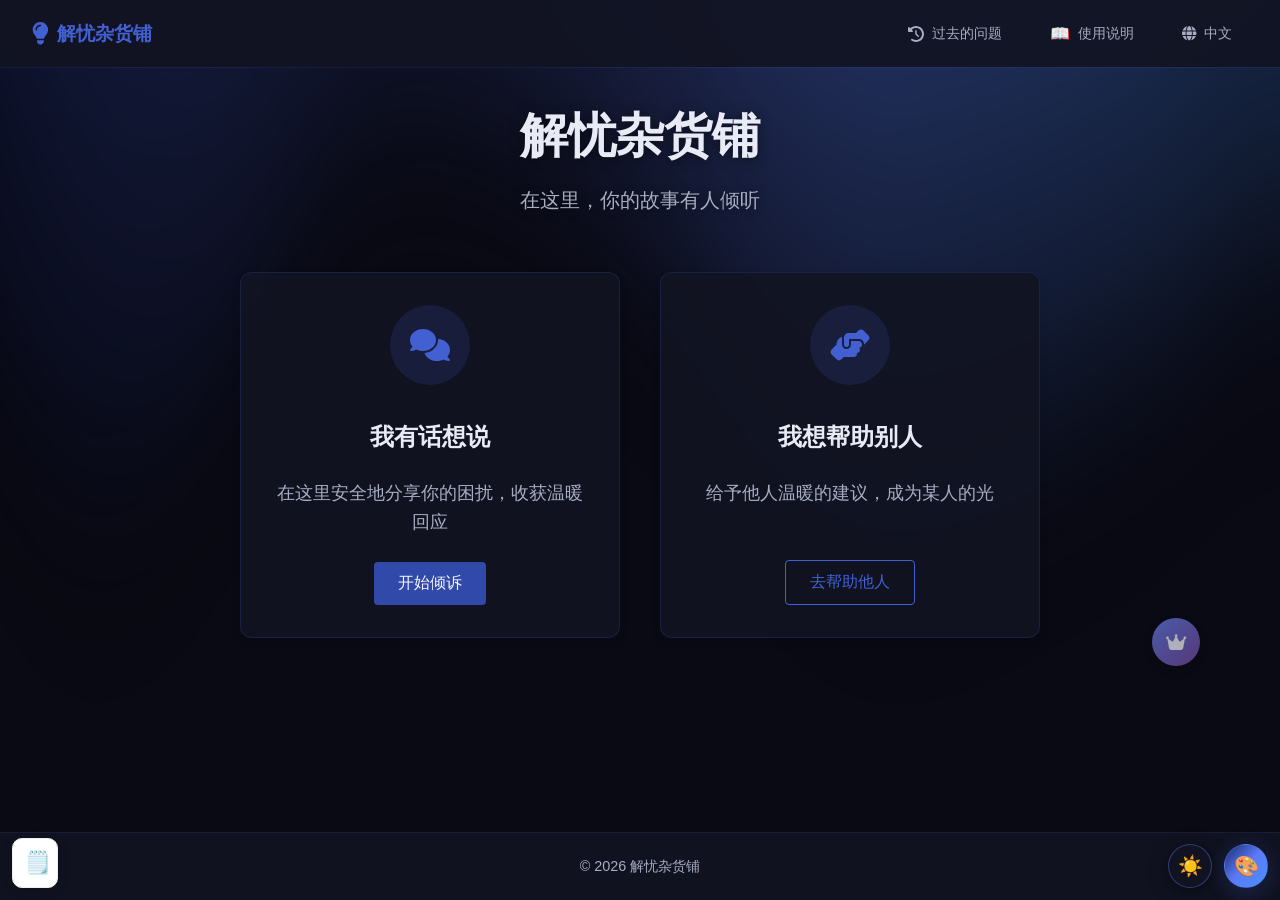
<file: index.html>
<!DOCTYPE html>
<html lang="en">
  <head>
    <meta charset="UTF-8" />
    <link rel="icon" type="image/svg+xml" href="/favicon.svg" />
    <link rel="icon" type="image/x-icon" href="/favicon.ico" />
    <link rel="apple-touch-icon" href="/apple-touch-icon.png" />
    <meta name="viewport" content="width=device-width, initial-scale=1.0" />
    <title>Anon cafe</title>
    <script type="module" crossorigin src="/assets/main-071447a3.js"></script>
    <link rel="stylesheet" href="/assets/index-889a88e3.css">
  </head>
  <body>
    <div id="root"></div>
    
  </body>
</html>
</file>
<file: assets/index-889a88e3.css>
.header{background-color:var(--bg-surface);backdrop-filter:blur(12px);-webkit-backdrop-filter:blur(12px);box-shadow:0 1px 0 color-mix(in srgb,var(--primary-color) 15%,transparent);padding:1rem 0;position:fixed;top:0;left:0;right:0;z-index:1000}.header .container{max-width:1400px;width:100%;margin:0 auto;padding:0 2rem;display:flex;justify-content:space-between;align-items:center;gap:1rem;min-width:0;box-sizing:border-box}.header .container>*,.header .nav-actions>*{min-width:0}.header .nav-actions{margin-right:0}.logo{display:flex;align-items:center;text-decoration:none;color:var(--primary-color, #5B7BFA);font-size:1.2rem;font-weight:600}.logo a{display:flex;align-items:center;text-decoration:none;color:inherit}.logo-icon{margin-right:.5rem;font-size:1.4rem}.nav-actions{display:flex;align-items:center;gap:1rem}.nav-link,.history-link{display:flex;align-items:center;text-decoration:none;color:var(--text-secondary);font-size:.9rem;font-weight:400;padding:.5rem 1rem;border-radius:4px;transition:all .2s;background:none;border:none;cursor:pointer;gap:.5rem}.nav-link:hover,.history-link:hover{background-color:color-mix(in srgb,var(--primary-color) 14%,transparent);color:var(--primary-color)}.nav-link svg,.history-link svg{margin-right:0;font-size:1rem}.nav-link span,.history-link span{font-size:.9rem;font-weight:400;color:inherit}.language-selector{position:relative;z-index:100}.language-button{display:flex;align-items:center;gap:.5rem;padding:.5rem 1rem;border-radius:4px;cursor:pointer;font-size:.9rem;font-weight:400;color:var(--text-secondary);transition:all .2s;user-select:none;background:none;border:none}.language-button:hover{background-color:color-mix(in srgb,var(--primary-color) 14%,transparent);color:var(--primary-color)}.language-button span{font-size:.9rem;font-weight:400;color:inherit}.language-dropdown{position:absolute;top:100%;right:0;background-color:var(--bg-surface);border-radius:4px;box-shadow:0 2px 8px #0000001a;padding:.5rem 0;min-width:120px;opacity:0;visibility:hidden;transform:translateY(-10px);transition:all .2s}.language-selector:hover .language-dropdown{opacity:1;visibility:visible;transform:translateY(0)}.language-option{padding:.5rem 1rem;cursor:pointer;font-size:.9rem;font-weight:400;color:var(--text-secondary);transition:all .2s;display:flex;align-items:center}.language-option:hover{background-color:color-mix(in srgb,var(--primary-color) 14%,transparent);color:var(--primary-color)}.language-option.active{color:var(--primary-color);font-weight:500;background-color:color-mix(in srgb,var(--primary-color) 18%,transparent)}.instruction-button{display:flex;align-items:center;gap:.5rem;padding:.5rem 1rem;border-radius:4px;cursor:pointer;font-size:.9rem;font-weight:400;color:var(--text-secondary);transition:all .2s;background:none;border:none;text-decoration:none}.instruction-button:hover{background-color:color-mix(in srgb,var(--primary-color) 14%,transparent);color:var(--primary-color)}.instruction-button span[role=img]{font-size:1rem;margin-right:0}@media (max-width: 768px){.header .container{padding:0 1rem}.nav-actions{gap:.5rem;min-width:0;flex-wrap:nowrap}.nav-link span,.history-link span,.language-button span,.instruction-button span{display:none}.nav-link,.history-link,.language-button,.instruction-button{padding:.5rem;min-width:44px;min-height:44px;justify-content:center}.language-dropdown{right:0;left:auto;max-width:calc(100vw - 2rem)}}@media (max-width: 480px){.header .container{padding:0 .75rem;gap:.5rem}.logo{font-size:1rem;overflow:hidden;text-overflow:ellipsis;white-space:nowrap}.logo-icon{margin-right:.35rem;font-size:1.2rem}}.footer-links{display:flex;justify-content:center;flex-wrap:wrap;margin-bottom:1rem;gap:1.5rem}.footer-links a{color:var(--text-secondary);text-decoration:none;font-size:.875rem;transition:color .2s ease}.footer-links a:hover{color:var(--primary-color);text-decoration:underline}.copyright{font-size:.75rem;color:var(--text-muted)}@media (max-width: 576px){.footer-links{flex-direction:column;gap:.75rem}}.layout{display:flex;flex-direction:column;min-height:100vh}.main-content{flex:1;padding-top:64px;transition:opacity .3s ease-out}.footer{padding:1.5rem 0;background-color:#121422eb;backdrop-filter:blur(12px);-webkit-backdrop-filter:blur(12px);border-top:1px solid color-mix(in srgb,var(--primary-color) 15%,transparent);text-align:center;font-size:.9rem;color:var(--text-secondary);transition:opacity .3s ease-out,background-color .3s ease}html[data-theme-mode=light] .footer,:root[data-theme-mode=light] .footer{background-color:#ffffffd9!important}.footer .container{max-width:1200px;margin:0 auto;padding:0 1rem}.layout.language-changing .main-content,.layout.language-changing .footer{opacity:.5}@media (max-width: 768px){.main-content{padding-top:56px;padding-bottom:80px}}.sr-only{position:absolute;width:1px;height:1px;padding:0;margin:-1px;overflow:hidden;clip:rect(0,0,0,0);white-space:nowrap;border:0}.admin-unread-row>td{background-color:#5b7bfa14!important;font-weight:500}.admin-unread-row:hover>td{background-color:#5b7bfa24!important}.admin-posts-grid{display:flex;flex-direction:column;gap:14px}.admin-post-card{position:relative;background:#ffffff;border:1px solid #e8e8e8;border-radius:10px;padding:18px 20px 16px;box-shadow:0 1px 3px #0000000a;transition:box-shadow .15s ease,transform .15s ease}.admin-post-card:hover{box-shadow:0 4px 12px #00000014;transform:translateY(-1px)}.admin-post-card--unread{background:#f6f9ff;border-color:#c8d4ff}.admin-post-card--deleted{background:#fafafa;border-color:#e8e8e8;opacity:.78}.admin-post-card--deleted .admin-post-card__content{color:#6b7280;text-decoration:line-through;text-decoration-color:#0003}.admin-post-card__status{position:absolute;top:14px;right:16px;display:flex;align-items:center}.admin-post-card__content{font-size:16px;line-height:1.55;color:#1f2937;margin-bottom:14px;padding-right:140px;word-wrap:break-word;white-space:pre-wrap}.admin-post-card__meta{display:flex;gap:18px;font-size:13px;color:#6b7280;margin-bottom:14px;flex-wrap:wrap}.admin-post-card__meta-item{display:inline-flex;align-items:center;gap:5px}.admin-post-card__actions{display:flex;gap:8px;padding-top:12px;border-top:1px solid #f0f0f0}@media (max-width: 600px){.admin-post-card{padding:16px}.admin-post-card__content{padding-right:0;margin-top:28px}.admin-post-card__status{top:12px;right:12px}.admin-post-card__actions{flex-wrap:wrap}}:root{--primary: #5B7BFA;--primary-dark: #4360D3;--primary-light: #8A9FFC;--secondary: #FF6B6B;--secondary-dark: #E95252;--secondary-light: #FF9E9E;--white: #FFFFFF;--black: #000000;--gray-100: #F8F9FA;--gray-200: #E9ECEF;--gray-300: #DEE2E6;--gray-400: #CED4DA;--gray-500: #ADB5BD;--gray-600: #6C757D;--gray-700: #495057;--gray-800: #343A40;--gray-900: #212529;--shadow-sm: 0 1px 2px 0 rgba(0, 0, 0, .05);--shadow-md: 0 4px 6px -1px rgba(0, 0, 0, .1), 0 2px 4px -1px rgba(0, 0, 0, .06);--shadow-lg: 0 10px 15px -3px rgba(0, 0, 0, .1), 0 4px 6px -2px rgba(0, 0, 0, .05);--space-2: .5rem;--space-4: 1rem;--space-6: 1.5rem;--space-8: 2rem;--space-10: 2.5rem;--space-12: 3rem}@keyframes home-page-enter{0%{opacity:0;transform:translateY(12px);filter:blur(6px)}to{opacity:1;transform:translateY(0);filter:blur(0)}}#home-view{animation:home-page-enter .8s cubic-bezier(.22,1,.36,1) both}.hero{text-align:center;margin-bottom:0;padding-top:0;padding-bottom:var(--space-6);padding-left:var(--space-4);padding-right:var(--space-4)}.hero-title{font-size:2.25rem;font-weight:700;color:var(--text-primary, var(--text-primary));margin-bottom:var(--space-4);opacity:0;transform:translateY(20px);transition:opacity .5s ease,transform .5s ease;text-shadow:0 2px 12px rgba(0,0,0,.5)}.hero-title.visible{opacity:1;transform:translateY(0)}.hero-subtitle{font-size:1.25rem;color:var(--text-secondary, var(--text-secondary));max-width:700px;margin:0 auto;line-height:1.625;opacity:0;transform:translateY(20px);transition:opacity .5s ease,transform .5s ease;transition-delay:.2s;text-shadow:0 2px 8px rgba(0,0,0,.5)}.hero-subtitle.visible{opacity:1;transform:translateY(0)}.options-container{margin-top:0}.option-cards{display:grid;grid-template-columns:1fr;grid-gap:var(--space-8);margin-top:var(--space-8)}@media (min-width: 768px){.hero-title{font-size:3rem}.option-cards{grid-template-columns:1fr 1fr;grid-gap:var(--space-10)}}.option-card{display:flex;flex-direction:column;align-items:center;padding:var(--space-8);background-color:var(--bg-surface);backdrop-filter:blur(16px);-webkit-backdrop-filter:blur(16px);border-radius:.75rem;box-shadow:0 8px 32px #0006;text-decoration:none;transition:all .3s ease-in-out;border:1px solid color-mix(in srgb,var(--primary-color) 18%,transparent);text-align:center;opacity:0;transform:translateY(20px);transition:opacity .5s ease,transform .5s ease,box-shadow .3s ease,transform .3s ease}.option-card.visible{opacity:1;transform:translateY(0)}.option-card:hover{box-shadow:var(--shadow-lg);transform:translateY(-4px)}.option-icon{display:flex;align-items:center;justify-content:center;width:80px;height:80px;border-radius:50%;margin-bottom:var(--space-4);color:var(--text-on-primary, #ffffff);font-size:1.875rem}.option-card:nth-child(1) .option-icon{background-color:var(--secondary)}.option-card:nth-child(2) .option-icon{background-color:var(--primary)}.option-card h2{font-size:1.5rem;font-weight:700;color:var(--text-primary, var(--text-primary));margin-bottom:var(--space-2)}.option-card p{font-size:1.125rem;color:var(--text-secondary, var(--text-secondary));line-height:1.625;margin-bottom:1.5rem}.option-card .btn-primary{margin-top:auto}.btn-primary{display:inline-block;background-color:var(--primary-dark);color:var(--text-on-primary, #ffffff);padding:.5rem 1rem;border-radius:50px;font-weight:500;transition:all .3s ease}#home-view{padding-bottom:var(--space-12)}.landing-container{display:flex;flex-direction:column;align-items:center;padding:2rem;min-height:100vh;background-color:#f5f7fa}.landing-header{text-align:center;margin-bottom:3rem}.landing-header h1{font-size:2.5rem;margin-bottom:.5rem;color:#333}.landing-header p{font-size:1.2rem;color:#666}.options-container{display:flex;justify-content:center;gap:2rem;width:100%;max-width:1200px;margin-bottom:3rem;min-width:0;flex-wrap:wrap;box-sizing:border-box}.option-card{flex:1 1 280px;min-width:0;max-width:500px;text-align:center;padding:2rem;border-radius:12px;box-shadow:0 4px 12px #0000000d;box-sizing:border-box}.icon-container{display:flex;justify-content:center;align-items:center;width:80px;height:80px;margin:0 auto 1.5rem;background-color:#f0f5ff;border-radius:50%}.option-icon{font-size:2rem}.action-button{min-width:150px;height:40px;font-size:1rem}.action-button.outlined{border-color:var(--primary-color, #5B7BFA);color:var(--primary-color, #5B7BFA)}.footer{margin-top:auto;color:var(--text-secondary, #4b5563);font-size:.9rem}@media (max-width: 768px){.options-container{flex-direction:column;align-items:center}.option-card{width:100%}}.hero-title,.hero-subtitle,.option-card{opacity:0;transform:translateY(20px);transition:opacity .5s ease-out,transform .5s ease-out}.hero-title.visible,.hero-subtitle.visible,.option-card.visible{opacity:1;transform:translateY(0)}.hero-title,.hero-subtitle,.option-card h2,.option-card p,.btn-primary{transition:opacity .3s ease-out}[data-i18n-loading=true] .hero-title,[data-i18n-loading=true] .hero-subtitle,[data-i18n-loading=true] .option-card h2,[data-i18n-loading=true] .option-card p,[data-i18n-loading=true] .btn-primary{opacity:.5}.help-page-container{max-width:800px;margin:0 auto;padding:2rem 1rem}.help-header{margin-bottom:30px;text-align:center}.help-header h1{font-size:28px;margin-bottom:10px}.help-header p{color:#666;margin-bottom:20px}.action-buttons{display:flex;justify-content:space-between;margin:20px 0}.search-filter-container{display:flex;justify-content:space-between;align-items:center;margin-bottom:20px;flex-wrap:wrap}.search-box{width:300px;margin-bottom:10px}.filter-options{margin-bottom:10px}.tags-container{display:flex;flex-wrap:wrap;margin-bottom:20px;gap:10px}.tag{display:inline-block;padding:5px 12px;background-color:#f0f0f0;border-radius:16px;cursor:pointer;transition:all .3s}.tag:hover{background-color:#e0e0e0}.tag.active{background-color:#1890ff;color:#fff}.posts-container{display:flex;flex-direction:column;gap:16px}.post-card{border-radius:8px;transition:all .3s}.post-card:hover{box-shadow:0 4px 12px #0000001a}.post-link{color:inherit;text-decoration:none;display:block;min-height:44px;padding:12px}.post-link:focus-visible{outline:2px solid var(--primary-dark, #4360D3);outline-offset:2px;border-radius:8px}.post-content{display:flex;flex-direction:column}.post-text{font-size:16px;margin-bottom:12px;overflow:hidden;text-overflow:ellipsis;display:-webkit-box;-webkit-line-clamp:3;-webkit-box-orient:vertical}.post-meta{display:flex;justify-content:space-between;color:#888;font-size:14px;margin-bottom:8px}.post-tags{display:flex;flex-wrap:wrap;gap:8px;margin-bottom:12px}.post-tag{font-size:12px;padding:2px 8px;background-color:#f0f0f0;border-radius:12px}.post-stats{display:flex;gap:16px;color:#888}.loading-container,.error-container,.no-posts-container{text-align:center;padding:40px 0}.loading-spinner{border:4px solid #f3f3f3;border-top:4px solid #1890ff;border-radius:50%;width:30px;height:30px;animation:spin 1s linear infinite;margin:0 auto 20px}@keyframes spin{0%{transform:rotate(0)}to{transform:rotate(360deg)}}.pagination{margin-top:20px;text-align:center}@media (max-width: 768px){.search-filter-container{flex-direction:column;align-items:stretch}.search-box{width:100%;margin-bottom:15px}.filter-options{width:100%;overflow-x:auto}}.tag-selector{margin-bottom:1.5rem}.tag-label{display:block;margin-bottom:.5rem;font-weight:500;font-family:inherit}.common-tags{display:flex;flex-wrap:wrap;gap:.5rem;margin-bottom:1rem}.tag-chip{background-color:#f1f1f1;border:1px solid var(--primary, #5B7BFA);border-radius:16px;padding:.3rem .8rem;font-size:.9rem;font-family:inherit;cursor:pointer;transition:all .2s;color:var(--primary, #5B7BFA);background:#f5faff}.tag-chip.selected{background-color:var(--primary, #5B7BFA);color:var(--text-on-primary, #f5f7ff);border-color:var(--primary, #5B7BFA)}.tag-input-container{margin-bottom:.75rem}.tag-input{width:100%;padding:.6rem;border:1px solid color-mix(in srgb,var(--primary-color) 18%,transparent);border-radius:4px;font-family:inherit;transition:border-color .2s;box-sizing:border-box}.tag-input:focus{outline:none;border-color:var(--primary, #5B7BFA);box-shadow:0 0 0 2px #4285f426}.confession-textarea{width:100%;min-height:150px;padding:1rem;border:1px solid color-mix(in srgb,var(--primary-color) 18%,transparent);border-radius:4px;font-family:inherit;transition:border-color .2s;resize:vertical;box-sizing:border-box}.confession-textarea:focus{outline:none;border-color:var(--primary, #5B7BFA);box-shadow:0 0 0 2px #4285f426}.confession-textarea.error{border-color:#e53935}.error-message{color:#e53935;font-size:.9rem;margin-top:.3rem}.form-section{margin-top:2rem;margin-bottom:2rem}.form-section h3{font-size:1.2rem;margin-bottom:1rem;color:#333}.checkbox-group{margin-bottom:1rem}.checkbox-label{display:flex;align-items:center;cursor:pointer;min-height:44px;padding:4px 0;font-size:1rem}.checkbox-label input[type=checkbox]{width:20px;height:20px;margin-right:.6rem;flex-shrink:0;cursor:pointer}.email-input{width:100%;padding:.7rem;border:1px solid color-mix(in srgb,var(--primary-color) 18%,transparent);border-radius:4px;box-sizing:border-box}.email-input.error{border-color:#e53935}.form-actions{display:flex;justify-content:space-between;align-items:center;margin-top:2rem}.btn-primary{background-color:var(--primary-dark, #4360D3);color:var(--text-on-primary, #f5f7ff);border:none;border-radius:4px;padding:.7rem 1.5rem;cursor:pointer;font-weight:500;transition:background-color .2s}.btn-primary:hover{background-color:#34499f}.btn-primary:disabled{background-color:#a1c0fa;cursor:not-allowed}.btn-secondary{background-color:transparent;color:var(--primary-color, #5B7BFA);border:none;padding:.7rem 1.5rem;cursor:pointer;font-weight:500;font-size:1rem}.btn-secondary:hover{text-decoration:underline}.add-tags-label{font-family:inherit}.selected-tags{margin-top:.5rem}.tags-list{display:flex;flex-wrap:wrap;gap:.5rem}.tag{display:inline-flex;align-items:center;background-color:color-mix(in srgb,var(--primary-color) 18%,transparent);color:var(--primary-color);border-radius:16px;padding:.3rem .6rem;font-size:.9rem}.remove-tag{background:none;border:none;color:var(--primary-color);margin-left:.3rem;font-size:1.2rem;cursor:pointer;padding:0 .2rem}.confession-page{padding:2rem 1rem}.container{max-width:800px;margin:0 auto}.confession-title{font-size:2rem;color:#333;margin-bottom:0;text-align:center}.confession-subtitle{color:#666;margin-bottom:0;text-align:center}.confession-form{background-color:var(--bg-surface);border-radius:8px;padding:2rem;box-shadow:0 2px 10px #0000001a;width:100%;box-sizing:border-box}.form-group{margin-bottom:1.5rem;width:100%;box-sizing:border-box}.btn-primary-outline{background:var(--bg-surface);color:var(--primary, #5B7BFA);border:1.5px solid var(--primary, #5B7BFA);border-radius:4px;padding:.7rem 1.5rem;cursor:pointer;font-weight:500;transition:background .2s,color .2s,border-color .2s}.btn-primary-outline:hover{background:var(--primary, #5B7BFA);color:var(--text-on-primary, #f5f7ff);border-color:var(--primary, #5B7BFA)}.confession-main{display:flex;flex-direction:column;align-items:center;justify-content:flex-start;margin-top:0;padding-top:0;min-height:0}.privacy-warning-box{background-color:#fff3cd;border:2px solid #ffc107;border-radius:8px;padding:1.5rem;margin-bottom:2rem;display:flex;align-items:flex-start;gap:1rem;box-shadow:0 2px 8px #ffc10733}.warning-icon{font-size:2rem;line-height:1;flex-shrink:0}.warning-content{flex:1}.warning-title{color:#856404;font-size:1.1rem;font-weight:600;margin:0 0 .5rem}.warning-text{color:#664d03;font-size:.95rem;line-height:1.5;margin:0}._successView_149fz_2{max-width:900px;margin:0 auto;padding:2rem 1rem;text-align:center}._successHeader_149fz_9{margin-bottom:2.5rem}._successIcon_149fz_13{font-size:4rem;color:#4caf50;margin-bottom:1rem}._successTitle_149fz_19{font-size:2rem;font-weight:600;margin-bottom:.5rem;color:#333}._successSubtitle_149fz_26{font-size:1.1rem;color:#666;max-width:600px;margin:0 auto}._accessCodeContainer_149fz_33{background-color:#f5f7fa;border-radius:10px;padding:1.5rem;margin-bottom:2rem;box-shadow:0 4px 6px #0000000d}._accessCodeTitle_149fz_41{font-size:1.3rem;margin-bottom:1rem;color:#333}._accessCodeDisplay_149fz_47{background-color:var(--bg-surface);border-radius:8px;padding:1rem;display:flex;justify-content:center;align-items:center;margin:0 auto 1rem;max-width:300px;font-size:1.2rem;font-weight:600;letter-spacing:1px;box-shadow:0 2px 4px #0000000d}._copyCodeBtn_149fz_62{background:none;border:none;color:var(--primary-color);cursor:pointer;margin-left:10px;padding:5px;transition:color .2s}._copyCodeBtn_149fz_62:hover{color:#3a5a8c}._copied_149fz_76{color:#2e7d32}._copyStatus_149fz_80{margin:-.4rem 0 .8rem;color:#2e7d32;font-size:.9rem;font-weight:600}._accessCodeDesc_149fz_87{font-size:.9rem;color:#666;margin-bottom:1.5rem}._notebookTip_149fz_93{font-size:.9rem;color:var(--primary-color, #5B7BFA);margin:-.8rem auto 1.2rem;max-width:560px}._viewPostBtn_149fz_100{background-color:#1f4fbf;color:#fff;border:none;border-radius:4px;padding:.7rem 1.5rem;font-size:1rem;font-weight:600;display:inline-flex;align-items:center;cursor:pointer;transition:background-color .2s}._viewPostBtn_149fz_100:hover{background-color:#163d97}._viewPostBtn_149fz_100 svg{margin-right:.5rem}._sharePostBtn_149fz_122{background-color:var(--bg-surface);color:var(--primary-color);border:1.5px solid var(--primary-color);border-radius:4px;padding:.7rem 1.5rem;font-size:1rem;display:inline-flex;align-items:center;cursor:pointer;transition:background-color .2s,color .2s;margin-top:1.5rem}._sharePostBtn_149fz_122:hover{background-color:#f0f4f9;color:#3a5a8c}._successMessage_149fz_141{margin-bottom:2rem}._messageCard_149fz_145{background-color:var(--bg-surface);border-radius:10px;padding:1.5rem;margin:0 auto;max-width:700px;box-shadow:0 4px 6px #0000000d;text-align:left}._messageInfo_149fz_155{margin-bottom:1rem}._messageMeta_149fz_159{display:flex;justify-content:space-between;margin-bottom:1rem;font-size:.9rem;color:#666}._messageAuthor_149fz_167{display:flex;align-items:center;gap:.5rem}._messageAuthor_149fz_167 svg{color:#4caf50}._messageTime_149fz_177{font-style:italic}._messageContent_149fz_181{font-size:1rem;line-height:1.6;color:#333;margin-bottom:1.5rem}._messageTags_149fz_188{display:flex;flex-wrap:wrap;gap:.5rem}._tag_149fz_194{background-color:#edf2f7;color:var(--primary-color);border-radius:50px;padding:.3rem .8rem;font-size:.8rem}._successActions_149fz_202{margin-bottom:2rem}._actionButtons_149fz_206{display:flex;justify-content:center;gap:1rem;flex-wrap:wrap}._actionButtons_149fz_206 a{background-color:var(--primary-color, #5B7BFA);color:#fff;border:none;border-radius:4px;padding:.8rem 1.5rem;font-size:1rem;font-weight:500;text-decoration:none;display:flex;align-items:center;transition:background-color .2s}._actionButtons_149fz_206 a:hover{background-color:#3d63cc}._actionButtons_149fz_206 a svg{margin-right:.5rem}._successInfoBox_149fz_235{background-color:#f0f4f9;border-radius:8px;padding:1.5rem;margin:0 auto 2rem;max-width:700px;text-align:left}._tooltipHeader_149fz_244{display:flex;align-items:center;margin-bottom:1rem}._tooltipHeader_149fz_244 h3{display:flex;align-items:center;font-size:1.1rem;color:var(--primary-color);margin:0}._tooltipHeader_149fz_244 h3 svg{margin-right:.5rem}._successInfoBox_149fz_235 ul{list-style-type:disc;padding-left:1.5rem;color:#555;line-height:1.6;margin:0}._successInfoBox_149fz_235 li{margin-bottom:.5rem}._notebookNotice_149fz_275,._mentorNotice_149fz_276{display:flex;align-items:flex-start;gap:1rem;max-width:700px;margin:0 auto 1.25rem;padding:1.1rem 1.3rem;border-radius:12px;text-align:left;background-color:var(--bg-surface);border:1px solid color-mix(in srgb,var(--primary-color) 22%,transparent);box-shadow:0 4px 18px #00000014}._mentorNotice_149fz_276{border-color:color-mix(in srgb,#ff6b9d 28%,transparent);background:color-mix(in srgb,#ff6b9d 6%,var(--bg-surface))}._noticeIcon_149fz_295{flex-shrink:0;width:40px;height:40px;border-radius:10px;display:flex;align-items:center;justify-content:center;font-size:1.1rem;background:color-mix(in srgb,var(--primary-color) 18%,transparent);color:var(--primary-color)}._mentorNotice_149fz_276 ._noticeIcon_149fz_295{background:color-mix(in srgb,#ff6b9d 20%,transparent);color:#ff6b9d}._noticeBody_149fz_313{flex:1}._noticeBody_149fz_313 h4{margin:0 0 .35rem;font-size:1rem;font-weight:700;color:var(--text-primary)}._noticeBody_149fz_313 p{margin:0;font-size:.9rem;line-height:1.55;color:var(--text-secondary)}._mentorLink_149fz_331{display:inline-block;margin-top:.7rem;padding:.5rem 1rem;border-radius:8px;font-size:.85rem;font-weight:600;text-decoration:none;background:#ff6b9d;color:#fff;transition:transform .2s,box-shadow .2s}._mentorLink_149fz_331:hover{transform:translateY(-1px);box-shadow:0 6px 18px #ff6b9d4d}@media (max-width: 768px){._successIcon_149fz_13{font-size:3rem}._successTitle_149fz_19{font-size:1.8rem}._accessCodeDisplay_149fz_47{font-size:1rem}._tooltipHeader_149fz_244{flex-direction:column;align-items:flex-start;gap:.5rem}}._helpSuccessView_obc9r_2{max-width:900px;margin:0 auto;padding:2rem 1rem;text-align:center}._successHeader_obc9r_9{margin-bottom:2.5rem}._successIcon_obc9r_13{font-size:4rem;color:#4caf50;margin-bottom:1rem}._successTitle_obc9r_19{font-size:2rem;font-weight:600;margin-bottom:.5rem;color:#333}._successSubtitle_obc9r_26{font-size:1.1rem;color:#666;max-width:600px;margin:0 auto}._helperStatsContainer_obc9r_33{background-color:#f5f7fa;border-radius:10px;padding:1.5rem;margin-bottom:2rem;box-shadow:0 4px 6px #0000000d}._helperStatsContainer_obc9r_33 h2{font-size:1.5rem;margin-bottom:1.5rem;color:#333}._statsGrid_obc9r_47{display:grid;grid-template-columns:repeat(3,1fr);gap:1.5rem;margin-bottom:2rem}._statItem_obc9r_54{background-color:var(--bg-surface);border-radius:8px;padding:1.5rem 1rem;box-shadow:0 2px 4px #0000000d}._statNumber_obc9r_61{font-size:2.5rem;font-weight:700;color:#4a6fa5;margin-bottom:.5rem}._statLabel_obc9r_68{font-size:.9rem;color:#666}._successMessage_obc9r_73{font-size:1rem;line-height:1.8;color:#555;margin:0 auto;max-width:700px;text-align:left;padding:1rem}._successMessage_obc9r_73 p{margin-bottom:1rem}._successActions_obc9r_87{margin-top:2rem}._actionButtons_obc9r_91{display:flex;justify-content:center;gap:1rem;flex-wrap:wrap}._actionButtons_obc9r_91 a{background-color:#4a6fa5;color:#fff;border:none;border-radius:4px;padding:.8rem 1.5rem;font-size:1rem;font-weight:500;text-decoration:none;display:flex;align-items:center;transition:background-color .2s}._actionButtons_obc9r_91 a:hover{background-color:#3a5a8c}._actionButtons_obc9r_91 a svg{margin-right:.5rem}@media (max-width: 768px){._statsGrid_obc9r_47{grid-template-columns:1fr}._successIcon_obc9r_13{font-size:3rem}._successTitle_obc9r_19{font-size:1.8rem}._statNumber_obc9r_61{font-size:2rem}}.debug-menu{position:fixed;bottom:20px;right:20px;z-index:1000}.language-selector{display:flex;flex-wrap:wrap;gap:8px}.language-selector .ant-btn{min-width:100px}.translation-debug{margin-top:16px;border-top:1px solid var(--border-color);padding-top:16px}.translation-key{display:flex;justify-content:space-between;padding:4px 0}.translation-key:hover{background-color:var(--hover-bg)}@media (prefers-color-scheme: dark){:root{--border-color: #303030;--hover-bg: #1f1f1f}.debug-menu .ant-card{background-color:#141414}.debug-menu .ant-typography{color:#ffffffd9}.debug-menu .ant-divider{border-color:#303030}}@media (prefers-color-scheme: light){:root{--border-color: #f0f0f0;--hover-bg: #fafafa}}._topicDetailContainer_zjaq3_2{max-width:900px;margin:0 auto;padding:2rem 1rem}._navigationBar_zjaq3_8{margin-bottom:1.5rem}._backLink_zjaq3_12{display:inline-flex;align-items:center;color:#4a6fa5;text-decoration:none;font-size:1rem;transition:color .2s}._backLink_zjaq3_12:hover{color:#3a5a8c}._backLink_zjaq3_12 svg{margin-right:.5rem}._loadingContainer_zjaq3_29{text-align:center;padding:4rem 1rem}._spinner_zjaq3_34{display:inline-block;width:40px;height:40px;border:4px solid rgba(74,111,165,.2);border-radius:50%;border-top-color:#4a6fa5;animation:_spin_zjaq3_34 1s ease-in-out infinite;margin-bottom:1rem}@keyframes _spin_zjaq3_34{to{transform:rotate(360deg)}}._errorContainer_zjaq3_49{text-align:center;padding:4rem 1rem}._errorContainer_zjaq3_49 h2{margin-bottom:1rem;color:#e53e3e}._errorContainer_zjaq3_49 p{margin-bottom:2rem;color:#666}._returnHomeLink_zjaq3_64{display:inline-flex;align-items:center;background-color:#4a6fa5;color:#fff;text-decoration:none;padding:.8rem 1.5rem;border-radius:4px;transition:background-color .2s}._returnHomeLink_zjaq3_64:hover{background-color:#3a5a8c}._returnHomeLink_zjaq3_64 svg{margin-right:.5rem}._topicDetail_zjaq3_2{background-color:var(--bg-surface);border-radius:10px;box-shadow:0 4px 6px #0000000d;padding:2rem;margin-bottom:2rem}._topicHeader_zjaq3_91{display:flex;justify-content:space-between;margin-bottom:1.5rem}._topicMeta_zjaq3_97{display:flex;align-items:center;gap:1rem}._topicCategory_zjaq3_103{background-color:#4a6fa51a;color:#4a6fa5;padding:.3rem .8rem;border-radius:20px;font-size:.85rem;font-weight:500}._topicTime_zjaq3_112{color:#888;font-size:.85rem}._topicViews_zjaq3_117{display:flex;align-items:center;gap:.5rem;color:#888;font-size:.85rem}._topicTitle_zjaq3_125{font-size:1.5rem;margin-bottom:1.5rem;color:#333;line-height:1.4}._topicContent_zjaq3_132{color:#444;line-height:1.8;font-size:1rem;margin-bottom:1.5rem}._topicContent_zjaq3_132 p{margin-bottom:1rem}._topicFooter_zjaq3_143{display:flex;justify-content:space-between;align-items:center;padding-top:1.5rem;border-top:1px solid #eee}._topicTags_zjaq3_151{display:flex;flex-wrap:wrap;gap:.5rem}._topicTag_zjaq3_151{padding:.3rem .8rem;background-color:#f5f5f5;border-radius:20px;font-size:.8rem;color:#666}._topicActions_zjaq3_165{display:flex;gap:1rem}._topicAction_zjaq3_165{display:flex;align-items:center;gap:.5rem;color:#666;font-size:.9rem;cursor:pointer;background:none;border:none;transition:color .2s;padding:.3rem .5rem}._topicAction_zjaq3_165:hover{color:#4a6fa5}._repliesContainer_zjaq3_187{margin-bottom:2rem}._repliesHeader_zjaq3_191{display:flex;justify-content:space-between;align-items:center;margin-bottom:1.5rem;padding-bottom:.8rem;border-bottom:1px solid #eee}._repliesTitle_zjaq3_200{font-size:1.2rem;color:#333;font-weight:600;display:flex;align-items:center}._repliesCount_zjaq3_208{background-color:#4a6fa5;color:#fff;padding:.2rem .6rem;border-radius:20px;font-size:.8rem;margin-left:.8rem}._repliesSort_zjaq3_217{display:flex;gap:1rem}._sortOption_zjaq3_222{color:#888;font-size:.9rem;cursor:pointer;background:none;border:none;transition:color .2s;padding:.3rem .5rem}._sortOption_zjaq3_222._active_zjaq3_232{color:#4a6fa5;font-weight:500}._sortOption_zjaq3_222:hover:not(._active_zjaq3_232){color:#333}._replyList_zjaq3_241{display:flex;flex-direction:column;gap:1.5rem}._noReplies_zjaq3_247{text-align:center;color:#888;padding:2rem 0;font-style:italic}._replyCard_zjaq3_254{background-color:var(--bg-surface);border-radius:10px;box-shadow:0 2px 5px #0000000d;padding:1.5rem}._replyHeader_zjaq3_261{display:flex;justify-content:space-between;align-items:center;margin-bottom:1rem}._replyAuthor_zjaq3_268{font-weight:500;color:#333}._replyTime_zjaq3_273{color:#888;font-size:.85rem}._replyContent_zjaq3_278{color:#444;line-height:1.6;margin-bottom:1rem}._replyFooter_zjaq3_284{display:flex;justify-content:flex-end}._likeButton_zjaq3_289{display:flex;align-items:center;gap:.5rem;color:#888;font-size:.85rem;background:none;border:none;cursor:pointer;transition:color .2s;padding:.3rem .5rem}._likeButton_zjaq3_289:hover{color:#e53e3e}._postReply_zjaq3_306{background-color:var(--bg-surface);border-radius:10px;box-shadow:0 4px 6px #0000000d;padding:2rem}._postReplyTitle_zjaq3_313{display:flex;align-items:center;font-size:1.2rem;color:#333;margin-bottom:1.5rem}._postReplyTitle_zjaq3_313 svg{margin-right:.8rem;color:#4a6fa5}._replyForm_zjaq3_326{display:flex;flex-direction:column}._replyTextarea_zjaq3_331{min-height:150px;padding:1rem;border:1px solid color-mix(in srgb,var(--primary-color) 18%,transparent);border-radius:8px;font-family:inherit;font-size:1rem;color:#333;resize:vertical;margin-bottom:1.5rem;transition:border-color .2s,box-shadow .2s}._replyTextarea_zjaq3_331:focus{outline:none;border-color:#4a6fa5;box-shadow:0 0 0 3px #4a6fa533}._replyFormFooter_zjaq3_350{display:flex;justify-content:space-between;align-items:center}._formNote_zjaq3_356{color:#888;font-size:.9rem}._submitBtn_zjaq3_361{background-color:#4a6fa5;color:#fff;border:none;padding:.8rem 1.5rem;border-radius:4px;font-weight:500;cursor:pointer;transition:background-color .2s}._submitBtn_zjaq3_361:hover{background-color:#3a5a8c}@media (max-width: 768px){._topicHeader_zjaq3_91{flex-direction:column;gap:.8rem;align-items:flex-start}._topicFooter_zjaq3_143,._repliesHeader_zjaq3_191,._replyFormFooter_zjaq3_350{flex-direction:column;gap:1rem;align-items:flex-start}._formNote_zjaq3_356{margin-bottom:1rem}}._sharePageContainer_3sj7z_2{max-width:900px;margin:0 auto;padding:2rem 1rem}._navigationBar_3sj7z_8{margin-bottom:1.5rem}._backLink_3sj7z_12{display:inline-flex;align-items:center;color:#4a6fa5;text-decoration:none;font-size:1rem;transition:color .2s}._backLink_3sj7z_12:hover{color:#3a5a8c}._backLink_3sj7z_12 svg{margin-right:.5rem}._loadingContainer_3sj7z_29{text-align:center;padding:4rem 1rem}._spinner_3sj7z_34{display:inline-block;width:40px;height:40px;border:4px solid rgba(74,111,165,.2);border-radius:50%;border-top-color:#4a6fa5;animation:_spin_3sj7z_34 1s ease-in-out infinite;margin-bottom:1rem}@keyframes _spin_3sj7z_34{to{transform:rotate(360deg)}}._errorContainer_3sj7z_49{text-align:center;padding:4rem 1rem}._errorIcon_3sj7z_54{color:#e53e3e;margin-bottom:1rem}._errorContainer_3sj7z_49 h2{margin-bottom:1rem;color:#333}._errorContainer_3sj7z_49 p{margin-bottom:2rem;color:#666}._errorActions_3sj7z_69{margin-top:2rem}._returnHomeBtn_3sj7z_73{display:inline-flex;align-items:center;background-color:#4a6fa5;color:#fff;text-decoration:none;padding:.8rem 1.5rem;border-radius:4px;transition:background-color .2s}._returnHomeBtn_3sj7z_73:hover{background-color:#3a5a8c}._returnHomeBtn_3sj7z_73 svg{margin-right:.5rem}._shareHeader_3sj7z_92{text-align:center;margin-bottom:2.5rem}._shareIcon_3sj7z_97{font-size:3rem;color:#4a6fa5;margin-bottom:1rem}._shareTitle_3sj7z_103{font-size:2rem;font-weight:600;margin-bottom:.5rem;color:#333}._shareSubtitle_3sj7z_110{font-size:1.1rem;color:#666;max-width:600px;margin:0 auto}._shareContent_3sj7z_117{display:grid;grid-template-columns:2fr 1fr;gap:2rem}._shareCard_3sj7z_123{background-color:var(--bg-surface);border-radius:10px;box-shadow:0 4px 6px #0000000d;padding:2rem}._shareCardTitle_3sj7z_130{font-size:1.3rem;margin-bottom:1.5rem;color:#333}._shareLinkContainer_3sj7z_136{display:flex;margin-bottom:2rem}._shareLinkInput_3sj7z_141{flex-grow:1;padding:.8rem 1rem;border:1px solid color-mix(in srgb,var(--primary-color) 18%,transparent);border-right:none;border-radius:4px 0 0 4px;font-size:.9rem;color:#666;background-color:#f9f9f9}._copyLinkBtn_3sj7z_152{display:flex;align-items:center;gap:.5rem;background-color:#4a6fa5;color:#fff;border:none;border-radius:0 4px 4px 0;padding:0 1rem;cursor:pointer;transition:background-color .2s}._copyLinkBtn_3sj7z_152:hover{background-color:#3a5a8c}._socialShareTitle_3sj7z_169{font-size:1.1rem;margin-bottom:1rem;color:#333}._socialButtons_3sj7z_175{display:flex;flex-wrap:wrap;gap:1rem;margin-bottom:2rem}._socialButton_3sj7z_175{width:40px;height:40px;border-radius:50%;display:flex;align-items:center;justify-content:center;color:#fff;border:none;cursor:pointer;transition:transform .2s,box-shadow .2s}._socialButton_3sj7z_175:hover{transform:translateY(-3px);box-shadow:0 4px 8px #0000001a}._facebook_3sj7z_200{background-color:#1877f2}._twitter_3sj7z_204{background-color:#1da1f2}._whatsapp_3sj7z_208{background-color:#25d366}._wechat_3sj7z_212{background-color:#07c160}._weibo_3sj7z_216{background-color:#e6162d}._qq_3sj7z_220{background-color:#12b7f5}._otherShareOptions_3sj7z_224{display:flex;flex-wrap:wrap;gap:1rem}._shareOptionBtn_3sj7z_230{display:flex;align-items:center;gap:.5rem;background-color:#f5f5f5;color:#666;border:none;border-radius:4px;padding:.8rem 1.2rem;font-size:.9rem;cursor:pointer;transition:background-color .2s}._shareOptionBtn_3sj7z_230:hover{background-color:#eee}._shareInfo_3sj7z_248{background-color:#f5f7fa;border-radius:10px;padding:1.5rem}._shareInfoTitle_3sj7z_254{font-size:1.1rem;margin-bottom:1rem;color:#333}._shareInfoText_3sj7z_260{color:#666;line-height:1.6;margin-bottom:2rem}._shareActions_3sj7z_266{display:flex;flex-direction:column;gap:1rem}._helpOthersBtn_3sj7z_272{display:inline-flex;align-items:center;justify-content:center;background-color:#4caf50;color:#fff;text-decoration:none;padding:.8rem 1.5rem;border-radius:4px;transition:background-color .2s}._helpOthersBtn_3sj7z_272:hover{background-color:#3d9140}@media (max-width: 768px){._shareContent_3sj7z_117{grid-template-columns:1fr}._shareLinkContainer_3sj7z_136{flex-direction:column}._shareLinkInput_3sj7z_141{border-right:1px solid #ddd;border-radius:4px;margin-bottom:1rem}._copyLinkBtn_3sj7z_152{border-radius:4px}}.help-detail-container{max-width:800px;margin:0 auto;padding:30px 15px}.page-header{margin-bottom:20px}.back-link{display:inline-flex;align-items:center;gap:5px;color:var(--gray-600);font-size:.9rem;text-decoration:none}.back-link:hover{color:var(--primary)}.post-detail-card{border-radius:8px;box-shadow:0 4px 12px #0000000d;margin-bottom:30px}.post-header{display:flex;justify-content:space-between;align-items:center;margin-bottom:15px}.post-meta{display:flex;gap:15px;color:var(--gray-600);font-size:.9rem}.post-stats{display:flex;gap:15px}.post-stat{display:flex;align-items:center;gap:5px;color:var(--gray-600);font-size:.9rem}.post-title{font-size:1.5rem;margin-bottom:15px;color:var(--gray-900)}.post-tags{display:flex;flex-wrap:wrap;gap:8px;margin-bottom:20px}.post-tag{background-color:var(--gray-100);color:var(--gray-700);padding:4px 12px;border-radius:16px;font-size:.85rem}.post-content{font-size:1rem;line-height:1.6;color:var(--gray-800);margin-bottom:30px;white-space:pre-line}.replies-list{display:flex;flex-direction:column;gap:20px;margin-bottom:30px}.reply-item{background-color:var(--gray-50);border-radius:8px;padding:15px}.reply-header{display:flex;justify-content:space-between;align-items:center;margin-bottom:10px}.reply-author{display:flex;align-items:center;gap:10px;font-weight:500}.reply-time{color:var(--gray-500);font-size:.85rem}.reply-content{color:var(--gray-800);line-height:1.5;white-space:pre-line}.no-replies{text-align:center;padding:30px 0;color:var(--gray-500);font-style:italic}.reply-form{margin-top:30px}.reply-form h3{margin-bottom:15px;font-size:1.2rem;color:var(--gray-800)}.loading-message,.error-message{text-align:center;padding:50px 0;color:var(--gray-600);font-size:1.1rem}.error-message{color:var(--red-500)}.replyItem{background-color:#f9fafb;border-radius:8px;padding:16px;margin-bottom:12px}.not-found-container{display:flex;justify-content:center;align-items:center;min-height:calc(100vh - 200px);padding:40px 20px}.not-found-content{text-align:center;max-width:500px}.not-found-title{font-size:8rem;font-weight:700;color:var(--primary);margin:0;line-height:1}.not-found-subtitle{font-size:2rem;font-weight:600;margin:0 0 20px;color:var(--gray-800)}.not-found-message{font-size:1.1rem;color:var(--gray-600);margin-bottom:30px}:root{--primary: #4360D3;--primary-color: #4360D3;--primary-hero: #5B7BFA;--primary-dark: #3149a8;--primary-light: #8A9FFC;--secondary: #4A90FA;--secondary-dark: #2E6EDB;--secondary-light: #8FB4FF;--bg-page: #0a0a14;--bg-surface: rgba(18, 20, 34, .92);--bg-surface-solid: #12141f;--bg-input: rgba(30, 33, 52, .92);--border-subtle: color-mix(in srgb, var(--primary-color) 18%, transparent);--border-focus: var(--primary-color);--text-primary: #e8ebf5;--text-secondary: #a7adc2;--text-muted: #6b7080;--text-color: #e8ebf5;--text-on-primary: #f5f7ff;--aurora-opacity: .35;--color-primary: var(--primary-color);--color-primary-dark: var(--primary-dark);--color-primary-light: color-mix(in srgb, var(--primary-color) 18%, transparent);--background-color: var(--bg-page);--light-gray: var(--text-secondary);--lighter-gray: color-mix(in srgb, var(--primary-color) 18%, transparent);--card-shadow: 0 8px 32px rgba(0, 0, 0, .4);--transition: all .3s ease;--border-radius: 12px;--text-sm: .875rem;--text-base: 1rem;--text-lg: 1.25rem}:root[data-theme-mode=light],:root[data-theme=light]{--bg-page: #ffffff;--bg-surface: rgba(255, 255, 255, .85);--bg-surface-solid: #ffffff;--bg-input: #ffffff;--border-subtle: color-mix(in srgb, var(--primary-color) 22%, transparent);--text-primary: #1f2937;--text-secondary: #4b5563;--text-muted: #9ca3af;--text-color: #1f2937;--background-color: #ffffff;--light-gray: #6b7280;--lighter-gray: color-mix(in srgb, var(--primary-color) 12%, transparent);--card-shadow: 0 4px 24px rgba(0, 0, 0, .06);--aurora-opacity: .45}html{background-color:var(--bg-page)}body{background-color:transparent!important}textarea,input[type=text],input[type=email],input[type=password],input[type=search],select{background-color:var(--bg-input);color:var(--text-primary);border-color:var(--border-subtle)}textarea::placeholder,input::placeholder{color:var(--text-secondary)}button{color:inherit}p{font-size:var(--text-base, 1rem)}a{font-size:inherit}.ant-btn .ant-btn-icon,.ant-btn-icon{color:inherit!important}.ant-btn-primary{color:var(--text-on-primary, #f5f7ff)!important}body{margin:0;font-family:-apple-system,BlinkMacSystemFont,Segoe UI,Roboto,Oxygen,Ubuntu,Cantarell,Fira Sans,Droid Sans,Helvetica Neue,sans-serif;-webkit-font-smoothing:antialiased;-moz-osx-font-smoothing:grayscale;color:var(--text-primary)}code{font-family:source-code-pro,Menlo,Monaco,Consolas,Courier New,monospace}
</file>
